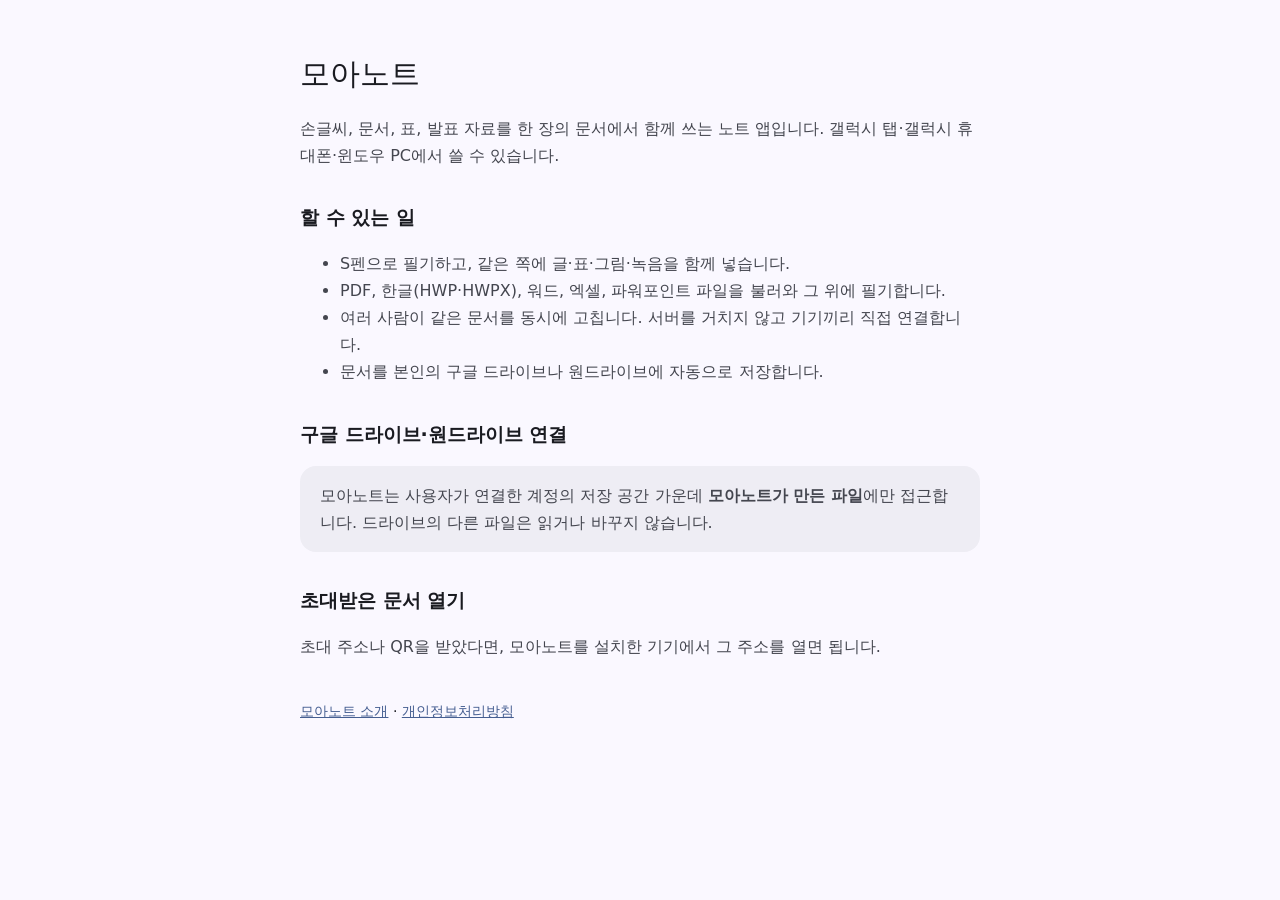
<file: index.html>
<!doctype html>
<html lang="ko">
<head>
<meta charset="utf-8">
<meta name="viewport" content="width=device-width, initial-scale=1">
<meta name="robots" content="noindex">
<meta name="referrer" content="no-referrer">
<title>모아노트 초대</title>
<style>
  :root { color-scheme: light dark; --bg: #faf8ff; --fg: #1a1b21; --sub: #44464f; --pri: #455e91; --on: #fff; --box: #eeedf4; }
  @media (prefers-color-scheme: dark) { :root { --bg: #121318; --fg: #e3e2e9; --sub: #c5c6d0; --pri: #aec6ff; --on: #122f60; --box: #1e1f25; } }
  * { box-sizing: border-box; }
  body { margin: 0; min-height: 100dvh; display: grid; place-items: center; padding: 24px 16px; background: var(--bg); color: var(--fg); font: 16px/1.6 system-ui, "Noto Sans KR", sans-serif; }
  main { width: 100%; max-width: 420px; text-align: center; }
  h1 { font-size: 24px; font-weight: 500; margin: 0 0 8px; }
  p { margin: 0 0 24px; color: var(--sub); }
  a.open { display: block; padding: 16px 24px; border-radius: 999px; background: var(--pri); color: var(--on); font-weight: 600; text-decoration: none; }
  .steps { margin-top: 32px; padding: 16px 20px; border-radius: 16px; background: var(--box); text-align: left; font-size: 14px; color: var(--sub); }
  .steps b { color: var(--fg); }
  .none { display: none; }
</style>
</head>
<body>
<main>
  <div id="invite">
    <h1>모아노트 문서에 초대받았습니다</h1>
    <p>아래 단추를 누르면 모아노트 앱에서 문서가 열립니다.</p>
    <a class="open" id="open" href="#">모아노트에서 열기</a>
    <div class="steps">
      <b>앱이 열리지 않나요?</b><br>
      모아노트가 설치돼 있어야 합니다. 설치한 뒤 이 화면으로 돌아와 단추를 다시 누르거나, 앱의 보관함 → <b>참여</b>에 이 주소를 붙여 넣으세요.
    </div>
  </div>
  <div id="empty" class="none">
    <h1>모아노트</h1>
    <p>초대 주소가 올바르지 않습니다. 보낸 사람에게 주소를 다시 받아 주세요.</p>
  </div>
</main>
<script>
  // 초대 정보는 주소의 # 뒤에만 있고, 서버로는 전송되지 않는다. 이 페이지는 그것을 앱 주소로 바꿔 줄 뿐이다.
  var h = location.hash
  if (/^#\/d\/[a-z]+\/[\w-]+\?k=[\w-]+$/.test(h)) {
    var app = 'moanote://open/' + h
    document.getElementById('open').href = app
    // 누르지 않아도 한 번 열어 본다(막는 브라우저에서는 단추를 누르면 된다)
    setTimeout(function () { location.href = app }, 300)
  } else {
    location.replace('home.html'); document.getElementById('invite').className = 'none'
    document.getElementById('empty').className = ''
  }
</script>
</body>
</html>
</file>
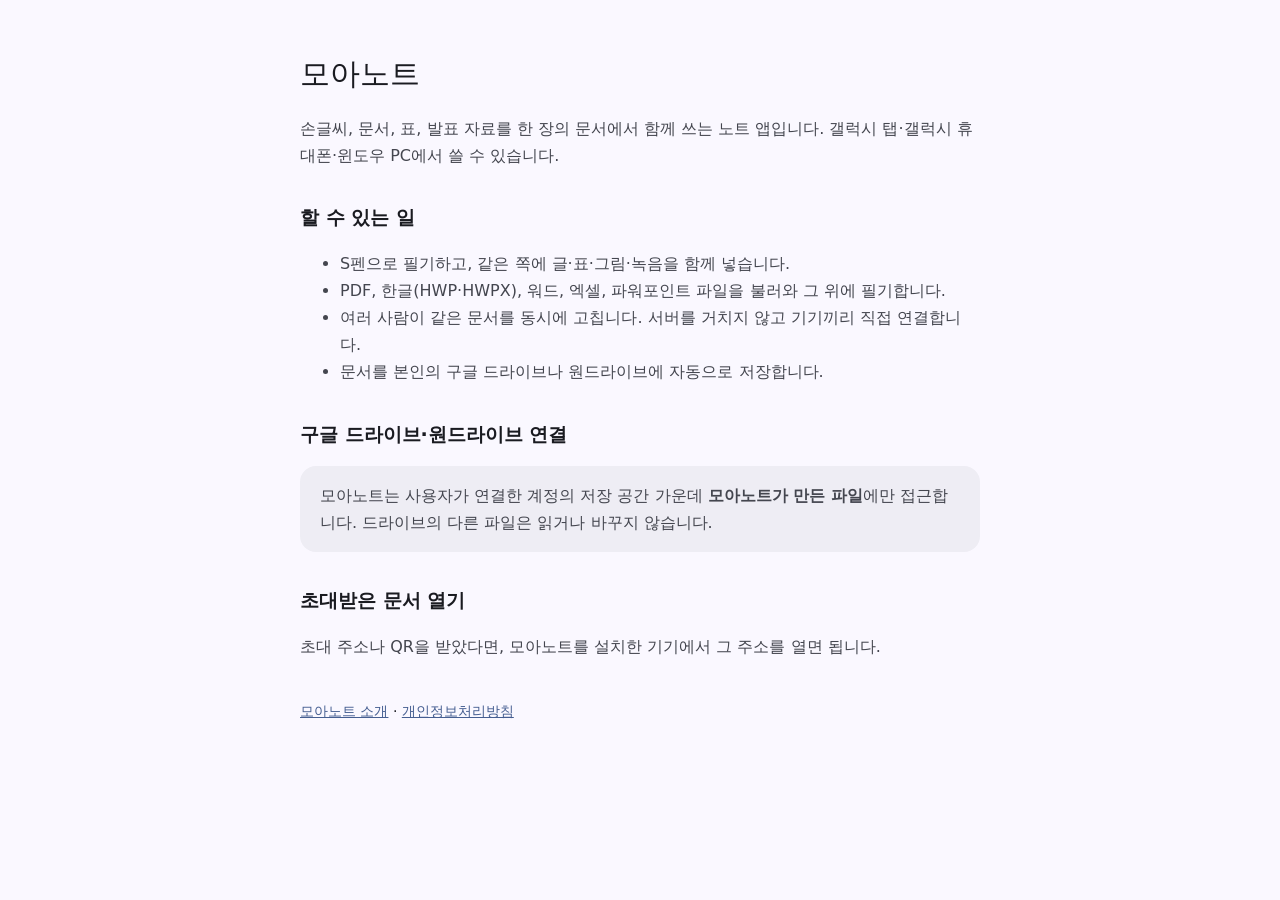
<file: home.html>
<!doctype html>
<html lang="ko">
<head>
<meta charset="utf-8">
<meta name="viewport" content="width=device-width, initial-scale=1">
<title>모아노트</title>
<link rel="stylesheet" href="page.css">
</head>
<body>
<main>
<h1>모아노트</h1>
<p>손글씨, 문서, 표, 발표 자료를 한 장의 문서에서 함께 쓰는 노트 앱입니다. 갤럭시 탭·갤럭시 휴대폰·윈도우 PC에서 쓸 수 있습니다.</p>
<h2>할 수 있는 일</h2>
<ul>
  <li>S펜으로 필기하고, 같은 쪽에 글·표·그림·녹음을 함께 넣습니다.</li>
  <li>PDF, 한글(HWP·HWPX), 워드, 엑셀, 파워포인트 파일을 불러와 그 위에 필기합니다.</li>
  <li>여러 사람이 같은 문서를 동시에 고칩니다. 서버를 거치지 않고 기기끼리 직접 연결합니다.</li>
  <li>문서를 본인의 구글 드라이브나 원드라이브에 자동으로 저장합니다.</li>
</ul>
<h2>구글 드라이브·원드라이브 연결</h2>
<p class="box">모아노트는 사용자가 연결한 계정의 저장 공간 가운데 <b>모아노트가 만든 파일</b>에만 접근합니다. 드라이브의 다른 파일은 읽거나 바꾸지 않습니다.</p>
<h2>초대받은 문서 열기</h2>
<p>초대 주소나 QR을 받았다면, 모아노트를 설치한 기기에서 그 주소를 열면 됩니다.</p>
<footer><a href="home.html">모아노트 소개</a> · <a href="privacy.html">개인정보처리방침</a></footer>
</main>
</body>
</html>
</file>
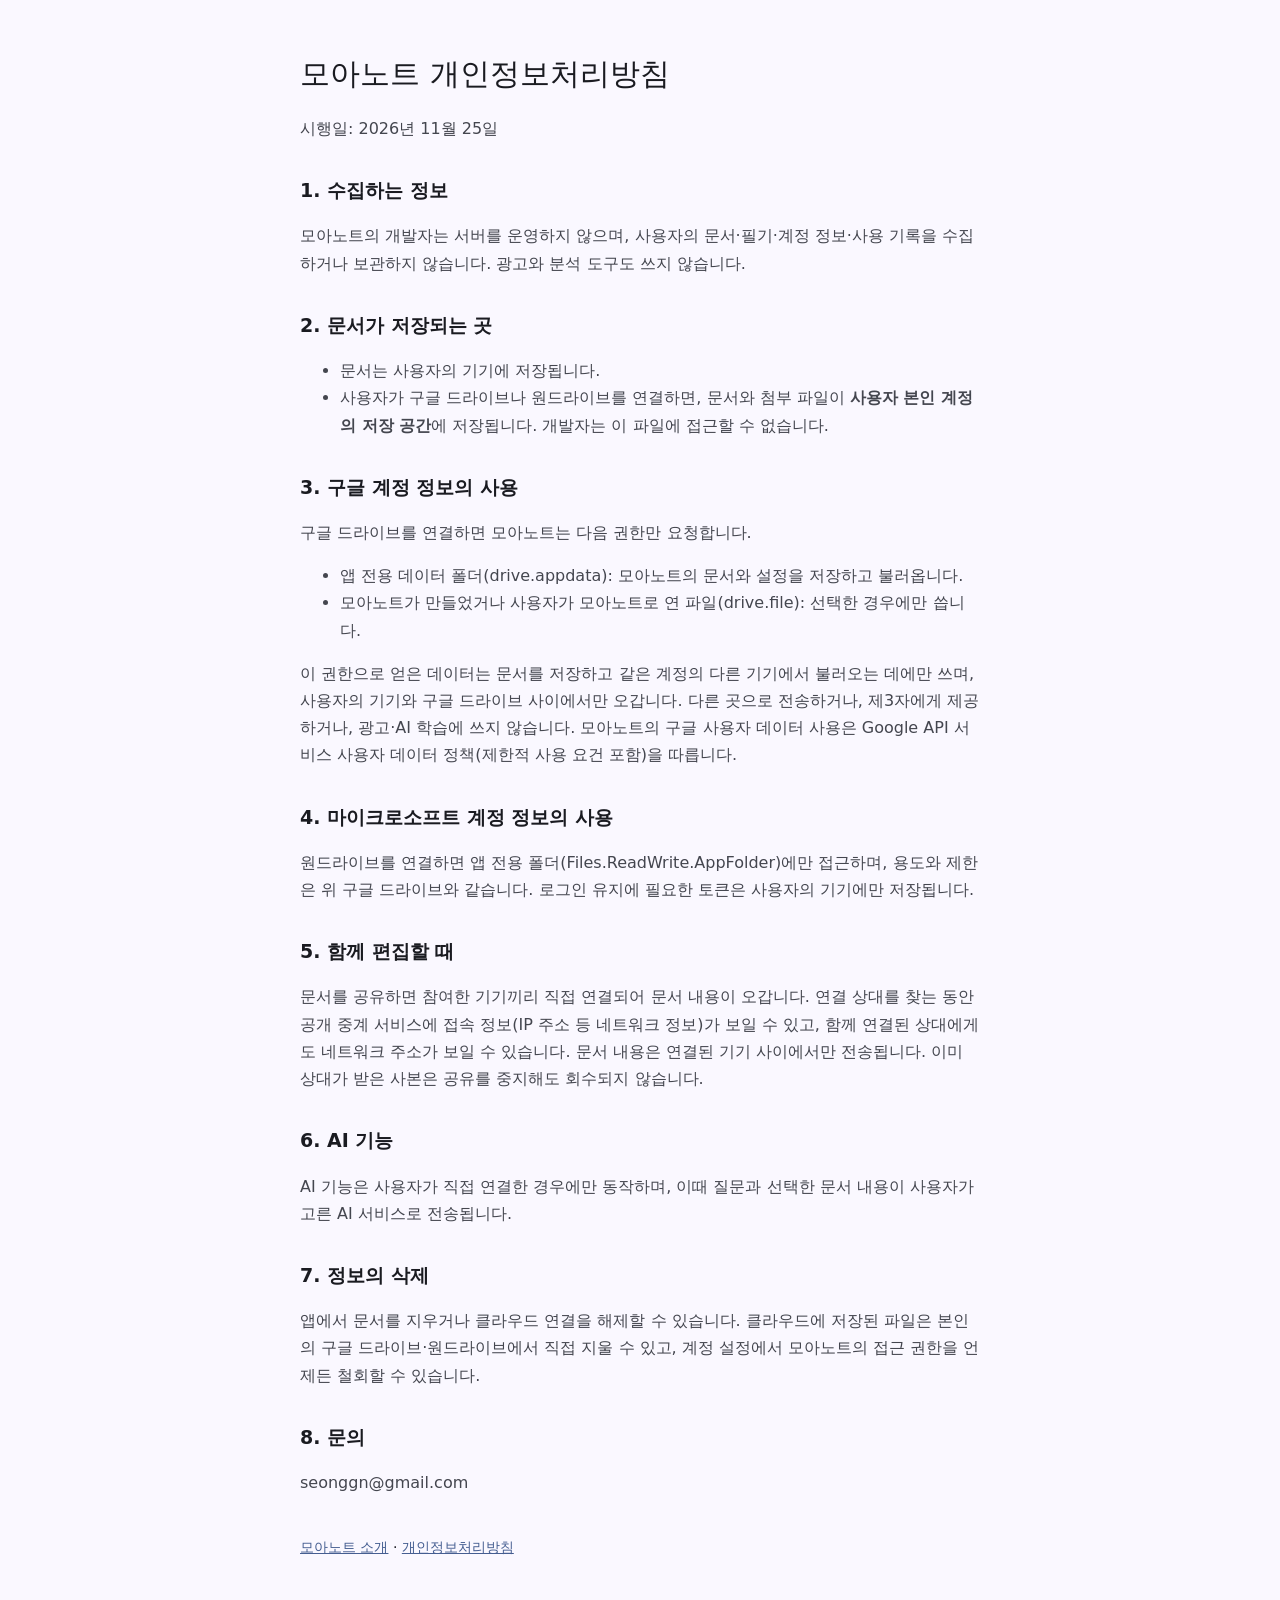
<file: privacy.html>
<!doctype html>
<html lang="ko">
<head>
<meta charset="utf-8">
<meta name="viewport" content="width=device-width, initial-scale=1">
<title>모아노트 개인정보처리방침</title>
<link rel="stylesheet" href="page.css">
</head>
<body>
<main>
<h1>모아노트 개인정보처리방침</h1>
<p>시행일: 2026년 11월 25일</p>
<h2>1. 수집하는 정보</h2>
<p>모아노트의 개발자는 서버를 운영하지 않으며, 사용자의 문서·필기·계정 정보·사용 기록을 수집하거나 보관하지 않습니다. 광고와 분석 도구도 쓰지 않습니다.</p>
<h2>2. 문서가 저장되는 곳</h2>
<ul>
  <li>문서는 사용자의 기기에 저장됩니다.</li>
  <li>사용자가 구글 드라이브나 원드라이브를 연결하면, 문서와 첨부 파일이 <b>사용자 본인 계정의 저장 공간</b>에 저장됩니다. 개발자는 이 파일에 접근할 수 없습니다.</li>
</ul>
<h2>3. 구글 계정 정보의 사용</h2>
<p>구글 드라이브를 연결하면 모아노트는 다음 권한만 요청합니다.</p>
<ul>
  <li>앱 전용 데이터 폴더(drive.appdata): 모아노트의 문서와 설정을 저장하고 불러옵니다.</li>
  <li>모아노트가 만들었거나 사용자가 모아노트로 연 파일(drive.file): 선택한 경우에만 씁니다.</li>
</ul>
<p>이 권한으로 얻은 데이터는 문서를 저장하고 같은 계정의 다른 기기에서 불러오는 데에만 쓰며, 사용자의 기기와 구글 드라이브 사이에서만 오갑니다. 다른 곳으로 전송하거나, 제3자에게 제공하거나, 광고·AI 학습에 쓰지 않습니다. 모아노트의 구글 사용자 데이터 사용은 Google API 서비스 사용자 데이터 정책(제한적 사용 요건 포함)을 따릅니다.</p>
<h2>4. 마이크로소프트 계정 정보의 사용</h2>
<p>원드라이브를 연결하면 앱 전용 폴더(Files.ReadWrite.AppFolder)에만 접근하며, 용도와 제한은 위 구글 드라이브와 같습니다. 로그인 유지에 필요한 토큰은 사용자의 기기에만 저장됩니다.</p>
<h2>5. 함께 편집할 때</h2>
<p>문서를 공유하면 참여한 기기끼리 직접 연결되어 문서 내용이 오갑니다. 연결 상대를 찾는 동안 공개 중계 서비스에 접속 정보(IP 주소 등 네트워크 정보)가 보일 수 있고, 함께 연결된 상대에게도 네트워크 주소가 보일 수 있습니다. 문서 내용은 연결된 기기 사이에서만 전송됩니다. 이미 상대가 받은 사본은 공유를 중지해도 회수되지 않습니다.</p>
<h2>6. AI 기능</h2>
<p>AI 기능은 사용자가 직접 연결한 경우에만 동작하며, 이때 질문과 선택한 문서 내용이 사용자가 고른 AI 서비스로 전송됩니다.</p>
<h2>7. 정보의 삭제</h2>
<p>앱에서 문서를 지우거나 클라우드 연결을 해제할 수 있습니다. 클라우드에 저장된 파일은 본인의 구글 드라이브·원드라이브에서 직접 지울 수 있고, 계정 설정에서 모아노트의 접근 권한을 언제든 철회할 수 있습니다.</p>
<h2>8. 문의</h2>
<p>seonggn@gmail.com</p>
<footer><a href="home.html">모아노트 소개</a> · <a href="privacy.html">개인정보처리방침</a></footer>
</main>
</body>
</html>
</file>
<file: page.css>
:root { color-scheme: light dark; --bg: #faf8ff; --fg: #1a1b21; --sub: #44464f; --pri: #455e91; --box: #eeedf4; }
@media (prefers-color-scheme: dark) { :root { --bg: #121318; --fg: #e3e2e9; --sub: #c5c6d0; --pri: #aec6ff; --box: #1e1f25; } }
body { margin: 0; padding: 48px 20px; background: var(--bg); color: var(--fg); font: 16px/1.7 system-ui, "Noto Sans KR", sans-serif; }
main { max-width: 680px; margin: 0 auto; }
h1 { font-size: 30px; font-weight: 500; margin: 0 0 8px; }
h2 { font-size: 19px; font-weight: 600; margin: 32px 0 8px; }
p, li { color: var(--sub); }
a { color: var(--pri); }
.box { padding: 16px 20px; border-radius: 16px; background: var(--box); }
footer { margin-top: 40px; font-size: 14px; }
</file>
